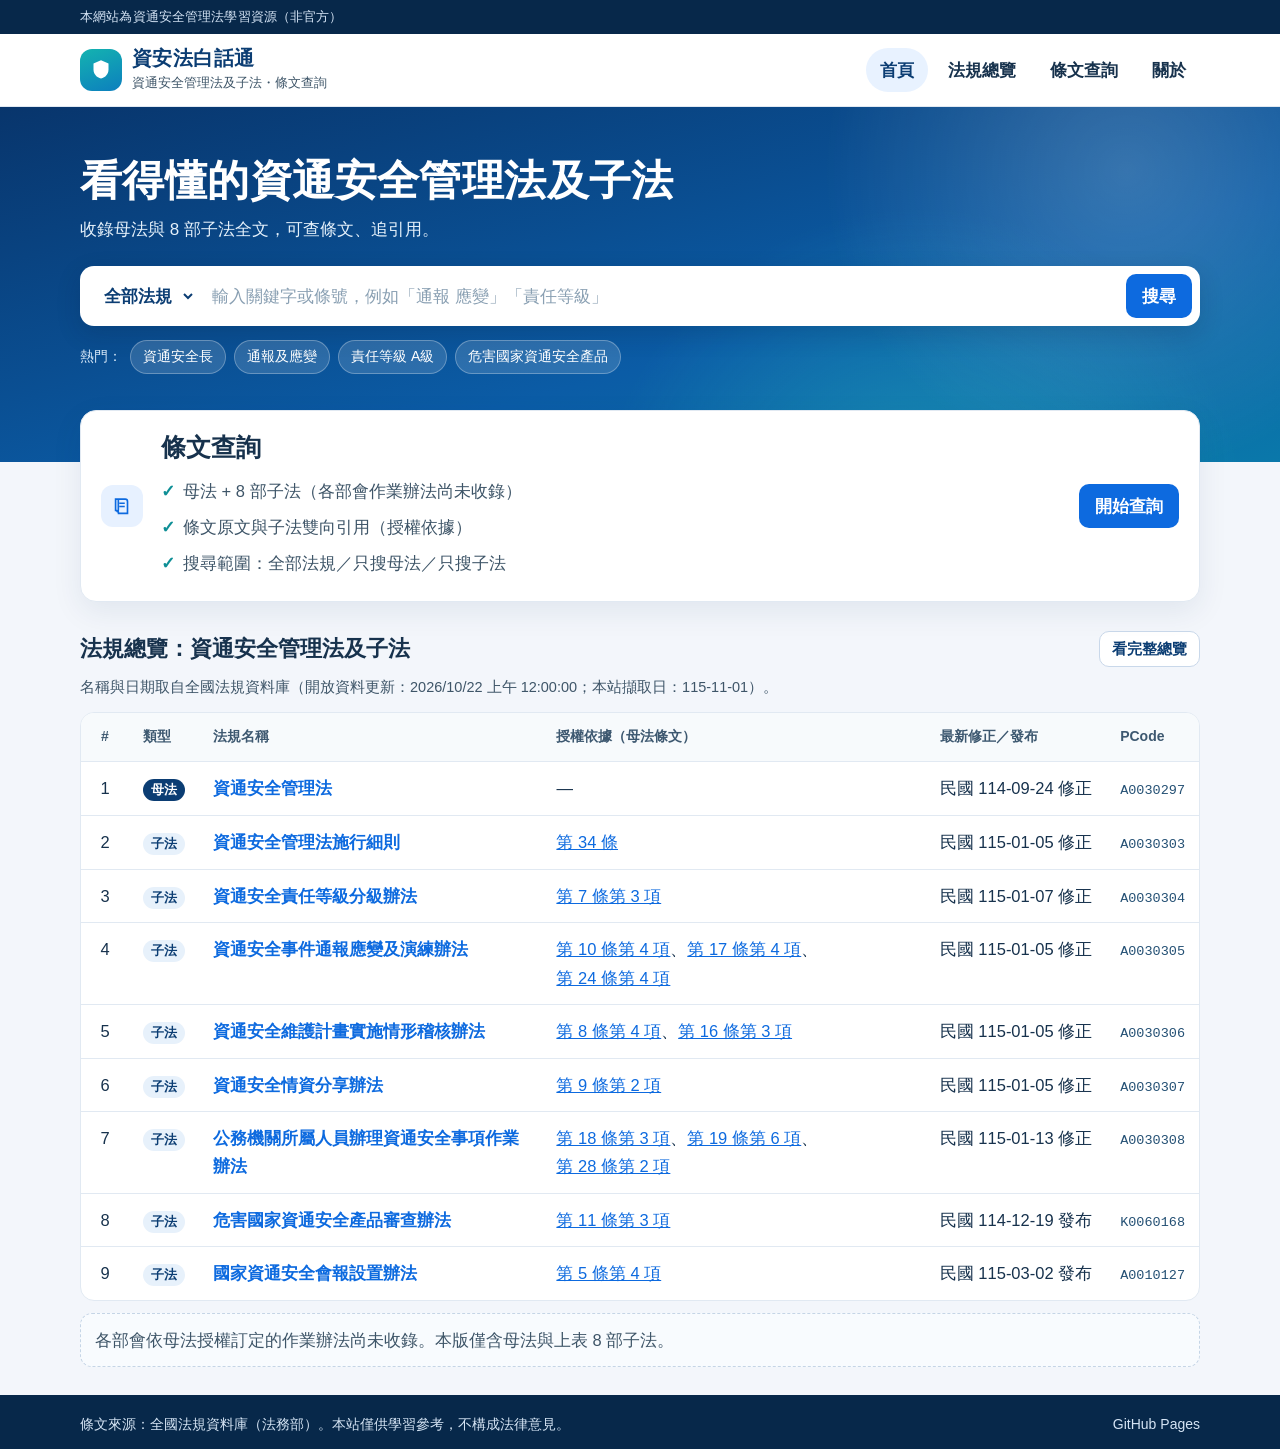
<file: site/index.html>
<!DOCTYPE html>
<html lang="zh-Hant">
<head>
  <meta charset="utf-8">
  <meta name="viewport" content="width=device-width, initial-scale=1">
  <meta name="description" content="資安法白話通：資通安全管理法及 8 部子法的非官方條文查詢。條文來自全國法規資料庫，僅供學習參考。">
  <title>資安法白話通</title>
  <link rel="icon" href="favicon.svg" type="image/svg+xml">
  <link rel="stylesheet" href="css/style.css">
</head>
<body>
  <div class="sticky-top">
    <div class="topbar"><div class="topbar-inner">本網站為資通安全管理法學習資源（非官方）</div></div>
    <header class="site-header">
      <div class="header-inner">
        <a class="brand" href="index.html">
          <span class="brand-mark" aria-hidden="true">
            <svg viewBox="0 0 24 24"><path fill="currentColor" d="M12 2.2 4.5 5.4v6.1c0 4.5 3.1 7.9 7.5 9.1 4.4-1.2 7.5-4.6 7.5-9.1V5.4L12 2.2z"/><path fill="#fff" d="M10.9 12.1 8.8 10l-1.1 1.1 3.2 3.2 5.4-5.4-1.1-1.1z"/></svg>
          </span>
          <span><span class="brand-name">資安法白話通</span><span class="brand-sub">資通安全管理法及子法・條文查詢</span></span>
        </a>
        <input class="nav-toggle" type="checkbox" id="nav-toggle">
        <label class="nav-burger" for="nav-toggle" aria-label="開啟選單"><span></span><span></span><span></span></label>
        <nav class="nav" aria-label="主要">
          <a class="nav-link is-active" href="index.html" aria-current="page">首頁</a>
          <a class="nav-link" href="overview.html">法規總覽</a>
          <a class="nav-link" href="law.html">條文查詢</a>
          <a class="nav-link" href="about.html">關於</a>
        </nav>
      </div>
    </header>
  </div>

  <section class="hero">
    <div class="hero-inner wrap">
      <h1>看得懂的資通安全管理法及子法</h1>
      <p class="lede">收錄母法與 8 部子法全文，可查條文、追引用。</p>
      <form class="search-bar" action="law.html" method="get" role="search">
        <label class="visually-hidden" for="scope">搜尋範圍</label>
        <select id="scope" name="scope" aria-label="搜尋範圍">
          <option value="all">全部法規</option>
          <option value="parent">只搜母法</option>
          <option value="sub">只搜子法</option>
        </select>
        <label class="visually-hidden" for="q">關鍵字或條號</label>
        <input id="q" name="q" type="search" placeholder="輸入關鍵字或條號，例如「通報 應變」「責任等級」" autocomplete="off">
        <button class="btn btn-primary" type="submit">搜尋</button>
      </form>
      <div class="hot">
        <span>熱門：</span>
        <a href="law.html?q=%E8%B3%87%E9%80%9A%E5%AE%89%E5%85%A8%E9%95%B7&amp;scope=all">資通安全長</a>
        <a href="law.html?q=%E9%80%9A%E5%A0%B1%E5%8F%8A%E6%87%89%E8%AE%8A&amp;scope=all">通報及應變</a>
        <a href="law.html?q=%E8%B2%AC%E4%BB%BB%E7%AD%89%E7%B4%9A%20A%E7%B4%9A&amp;scope=all">責任等級 A級</a>
        <a href="law.html?q=%E5%8D%B1%E5%AE%B3%E5%9C%8B%E5%AE%B6%E8%B3%87%E9%80%9A%E5%AE%89%E5%85%A8%E7%94%A2%E5%93%81&amp;scope=all">危害國家資通安全產品</a>
      </div>
    </div>
  </section>

  <div class="wrap overlap">
    <article class="card feature-card">
      <div class="icon-blob icon-blue" aria-hidden="true">
        <svg viewBox="0 0 24 24" fill="none" stroke="currentColor" stroke-width="1.8"><path d="M5 4.5h10.5A2.5 2.5 0 0 1 18 7v13H8.2A3.2 3.2 0 0 0 5 16.8V4.5z"/><path d="M8 4.5V16a2 2 0 0 1-2 2"/><path d="M9 9h6M9 12.5h6"/></svg>
      </div>
      <div>
        <h2>條文查詢</h2>
        <ul class="ticks">
          <li>母法 + 8 部子法（各部會作業辦法尚未收錄）</li>
          <li>條文原文與子法雙向引用（授權依據）</li>
          <li>搜尋範圍：全部法規／只搜母法／只搜子法</li>
        </ul>
      </div>
      <a class="btn btn-primary" href="law.html">開始查詢</a>
    </article>
  </div>

  <section class="wrap section">
    <div class="section-head">
      <h2>法規總覽：資通安全管理法及子法</h2>
      <a class="btn btn-ghost btn-sm" href="overview.html">看完整總覽</a>
    </div>
    <p class="section-note" id="consulted">讀取法規清單中…</p>
    <div class="table-wrap">
      <table>
        <thead>
          <tr>
            <th class="num">#</th>
            <th>類型</th>
            <th>法規名稱</th>
            <th>授權依據（母法條文）</th>
            <th>最新修正／發布</th>
            <th>PCode</th>
          </tr>
        </thead>
        <tbody id="law-rows"></tbody>
      </table>
    </div>
    <p class="callout">各部會依母法授權訂定的作業辦法尚未收錄。本版僅含母法與上表 8 部子法。</p>
  </section>

  <footer class="site-footer">
    <div class="footer-inner">
      <p>條文來源：全國法規資料庫（法務部）。本站僅供學習參考，不構成法律意見。</p>
      <p>GitHub Pages</p>
    </div>
  </footer>
  <noscript><p class="wrap">請啟用 JavaScript 以載入條文。本站沒有追蹤或分析程式。</p></noscript>
  <script type="module" src="js/home.js"></script>
</body>
</html>
</file>
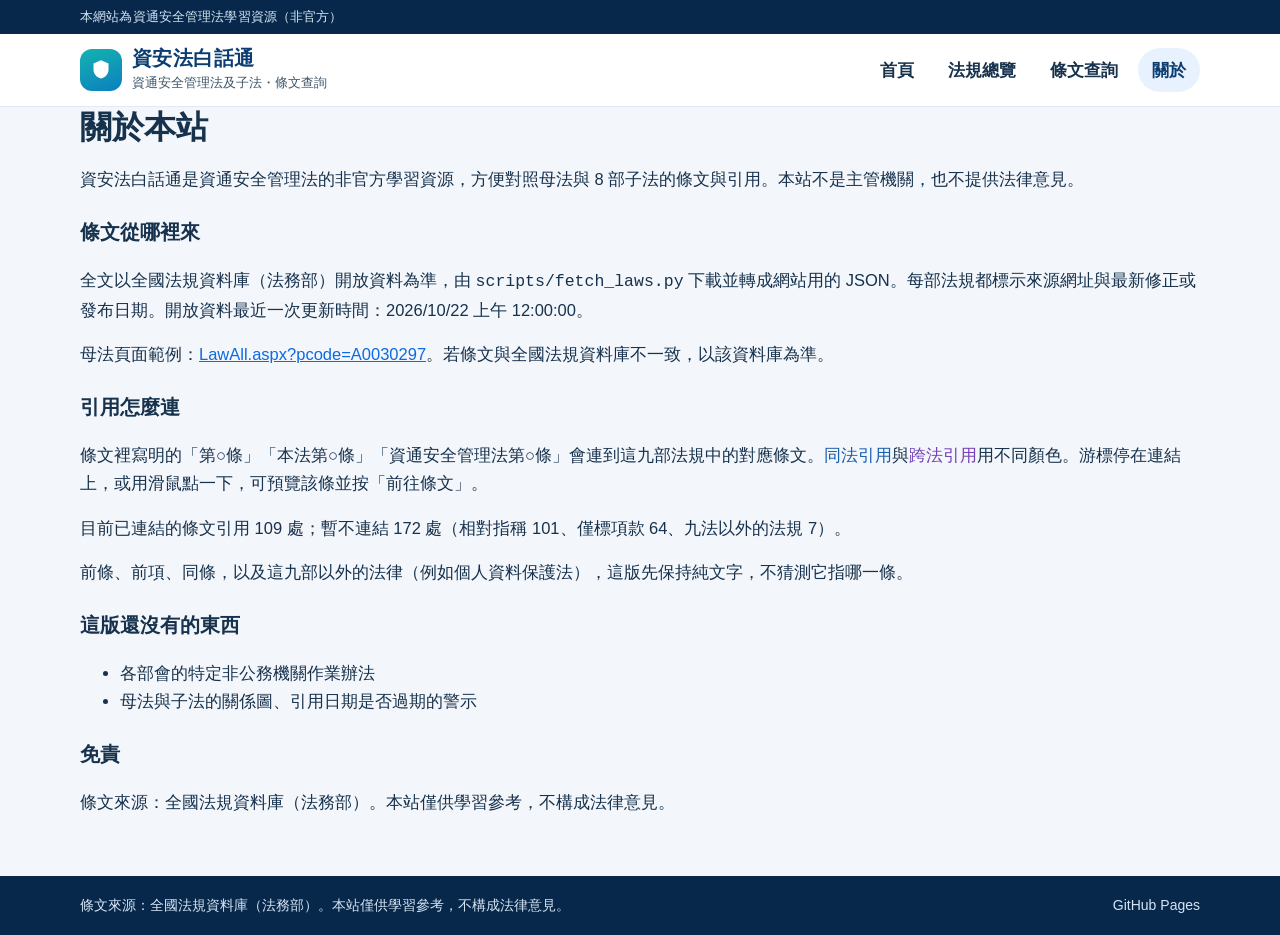
<file: site/about.html>
<!DOCTYPE html>
<html lang="zh-Hant">
<head>
  <meta charset="utf-8">
  <meta name="viewport" content="width=device-width, initial-scale=1">
  <meta name="description" content="關於資安法白話通：非官方學習資源，條文來自全國法規資料庫。">
  <title>關於｜資安法白話通</title>
  <link rel="icon" href="favicon.svg" type="image/svg+xml">
  <link rel="stylesheet" href="css/style.css">
</head>
<body>
  <div class="sticky-top">
    <div class="topbar"><div class="topbar-inner">本網站為資通安全管理法學習資源（非官方）</div></div>
    <header class="site-header">
      <div class="header-inner">
        <a class="brand" href="index.html">
          <span class="brand-mark" aria-hidden="true">
            <svg viewBox="0 0 24 24"><path fill="currentColor" d="M12 2.2 4.5 5.4v6.1c0 4.5 3.1 7.9 7.5 9.1 4.4-1.2 7.5-4.6 7.5-9.1V5.4L12 2.2z"/><path fill="#fff" d="M10.9 12.1 8.8 10l-1.1 1.1 3.2 3.2 5.4-5.4-1.1-1.1z"/></svg>
          </span>
          <span><span class="brand-name">資安法白話通</span><span class="brand-sub">資通安全管理法及子法・條文查詢</span></span>
        </a>
        <input class="nav-toggle" type="checkbox" id="nav-toggle">
        <label class="nav-burger" for="nav-toggle"><span></span><span></span><span></span></label>
        <nav class="nav" aria-label="主要">
          <a class="nav-link" href="index.html">首頁</a>
          <a class="nav-link" href="overview.html">法規總覽</a>
          <a class="nav-link" href="law.html">條文查詢</a>
          <a class="nav-link is-active" href="about.html" aria-current="page">關於</a>
        </nav>
      </div>
    </header>
  </div>
  <main class="wrap about">
    <h1 class="page-title">關於本站</h1>
    <p>資安法白話通是資通安全管理法的非官方學習資源，方便對照母法與 8 部子法的條文與引用。本站不是主管機關，也不提供法律意見。</p>
    <h2>條文從哪裡來</h2>
    <p>全文以全國法規資料庫（法務部）開放資料為準，由 <code>scripts/fetch_laws.py</code> 下載並轉成網站用的 JSON。每部法規都標示來源網址與最新修正或發布日期。開放資料最近一次更新時間：<span id="source-updated">—</span>。</p>
    <p>母法頁面範例：<a href="https://law.moj.gov.tw/LawClass/LawAll.aspx?pcode=A0030297">LawAll.aspx?pcode=A0030297</a>。若條文與全國法規資料庫不一致，以該資料庫為準。</p>
    <h2>引用怎麼連</h2>
    <p>條文裡寫明的「第○條」「本法第○條」「資通安全管理法第○條」會連到這九部法規中的對應條文。<span class="swatch-same">同法引用</span>與<span class="swatch-cross">跨法引用</span>用不同顏色。游標停在連結上，或用滑鼠點一下，可預覽該條並按「前往條文」。</p>
    <p id="cite-stats">讀取引用統計中…</p>
    <p>前條、前項、同條，以及這九部以外的法律（例如個人資料保護法），這版先保持純文字，不猜測它指哪一條。</p>
    <h2>這版還沒有的東西</h2>
    <ul>
      <li>各部會的特定非公務機關作業辦法</li>
      <li>母法與子法的關係圖、引用日期是否過期的警示</li>
    </ul>
    <h2>免責</h2>
    <p>條文來源：全國法規資料庫（法務部）。本站僅供學習參考，不構成法律意見。</p>
  </main>
  <footer class="site-footer">
    <div class="footer-inner">
      <p>條文來源：全國法規資料庫（法務部）。本站僅供學習參考，不構成法律意見。</p>
      <p>GitHub Pages</p>
    </div>
  </footer>
  <noscript><p class="wrap">請啟用 JavaScript 以載入引用統計。免責聲明見上方正文。</p></noscript>
  <script type="module" src="js/about.js"></script>
</body>
</html>
</file>
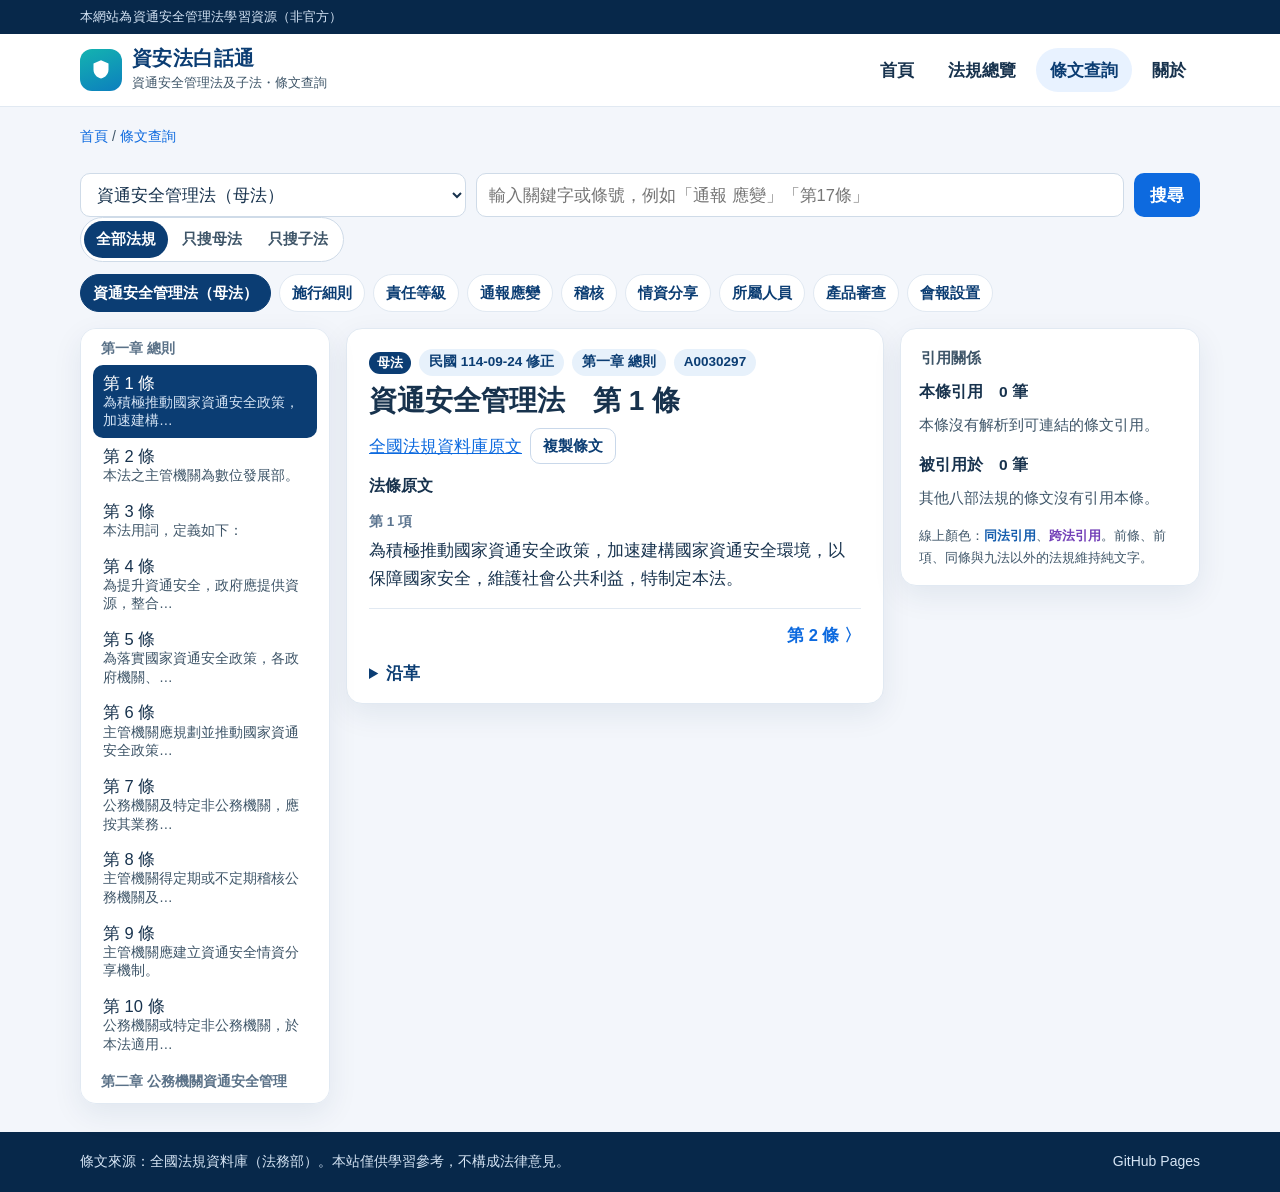
<file: site/law.html>
<!DOCTYPE html>
<html lang="zh-Hant">
<head>
  <meta charset="utf-8">
  <meta name="viewport" content="width=device-width, initial-scale=1">
  <meta name="description" content="查詢資通安全管理法及子法條文，並查看條文之間的引用關係。">
  <title>條文查詢｜資安法白話通</title>
  <link rel="icon" href="favicon.svg" type="image/svg+xml">
  <link rel="stylesheet" href="css/style.css">
</head>
<body>
  <div class="sticky-top">
    <div class="topbar"><div class="topbar-inner">本網站為資通安全管理法學習資源（非官方）</div></div>
    <header class="site-header">
      <div class="header-inner">
        <a class="brand" href="index.html">
          <span class="brand-mark" aria-hidden="true">
            <svg viewBox="0 0 24 24"><path fill="currentColor" d="M12 2.2 4.5 5.4v6.1c0 4.5 3.1 7.9 7.5 9.1 4.4-1.2 7.5-4.6 7.5-9.1V5.4L12 2.2z"/><path fill="#fff" d="M10.9 12.1 8.8 10l-1.1 1.1 3.2 3.2 5.4-5.4-1.1-1.1z"/></svg>
          </span>
          <span><span class="brand-name">資安法白話通</span><span class="brand-sub">資通安全管理法及子法・條文查詢</span></span>
        </a>
        <input class="nav-toggle" type="checkbox" id="nav-toggle">
        <label class="nav-burger" for="nav-toggle"><span></span><span></span><span></span></label>
        <nav class="nav" aria-label="主要">
          <a class="nav-link" href="index.html">首頁</a>
          <a class="nav-link" href="overview.html">法規總覽</a>
          <a class="nav-link is-active" href="law.html" aria-current="page">條文查詢</a>
          <a class="nav-link" href="about.html">關於</a>
        </nav>
      </div>
    </header>
  </div>
  <main id="app" class="wrap">
    <p class="loading">載入法規資料中…</p>
  </main>
  <div id="cite-popover" class="popover" hidden role="dialog" aria-label="引用預覽">
    <p class="popover-kicker"></p>
    <p class="popover-title"></p>
    <p class="popover-body"></p>
    <div class="popover-foot">
      <span class="popover-date"></span>
      <a class="btn btn-primary btn-sm popover-go" href="law.html">前往條文</a>
    </div>
  </div>
  <footer class="site-footer">
    <div class="footer-inner">
      <p>條文來源：全國法規資料庫（法務部）。本站僅供學習參考，不構成法律意見。</p>
      <p>GitHub Pages</p>
    </div>
  </footer>
  <noscript><p class="wrap">請啟用 JavaScript 以載入條文。本站沒有追蹤或分析程式。</p></noscript>
  <script type="module" src="js/law.js"></script>
</body>
</html>
</file>
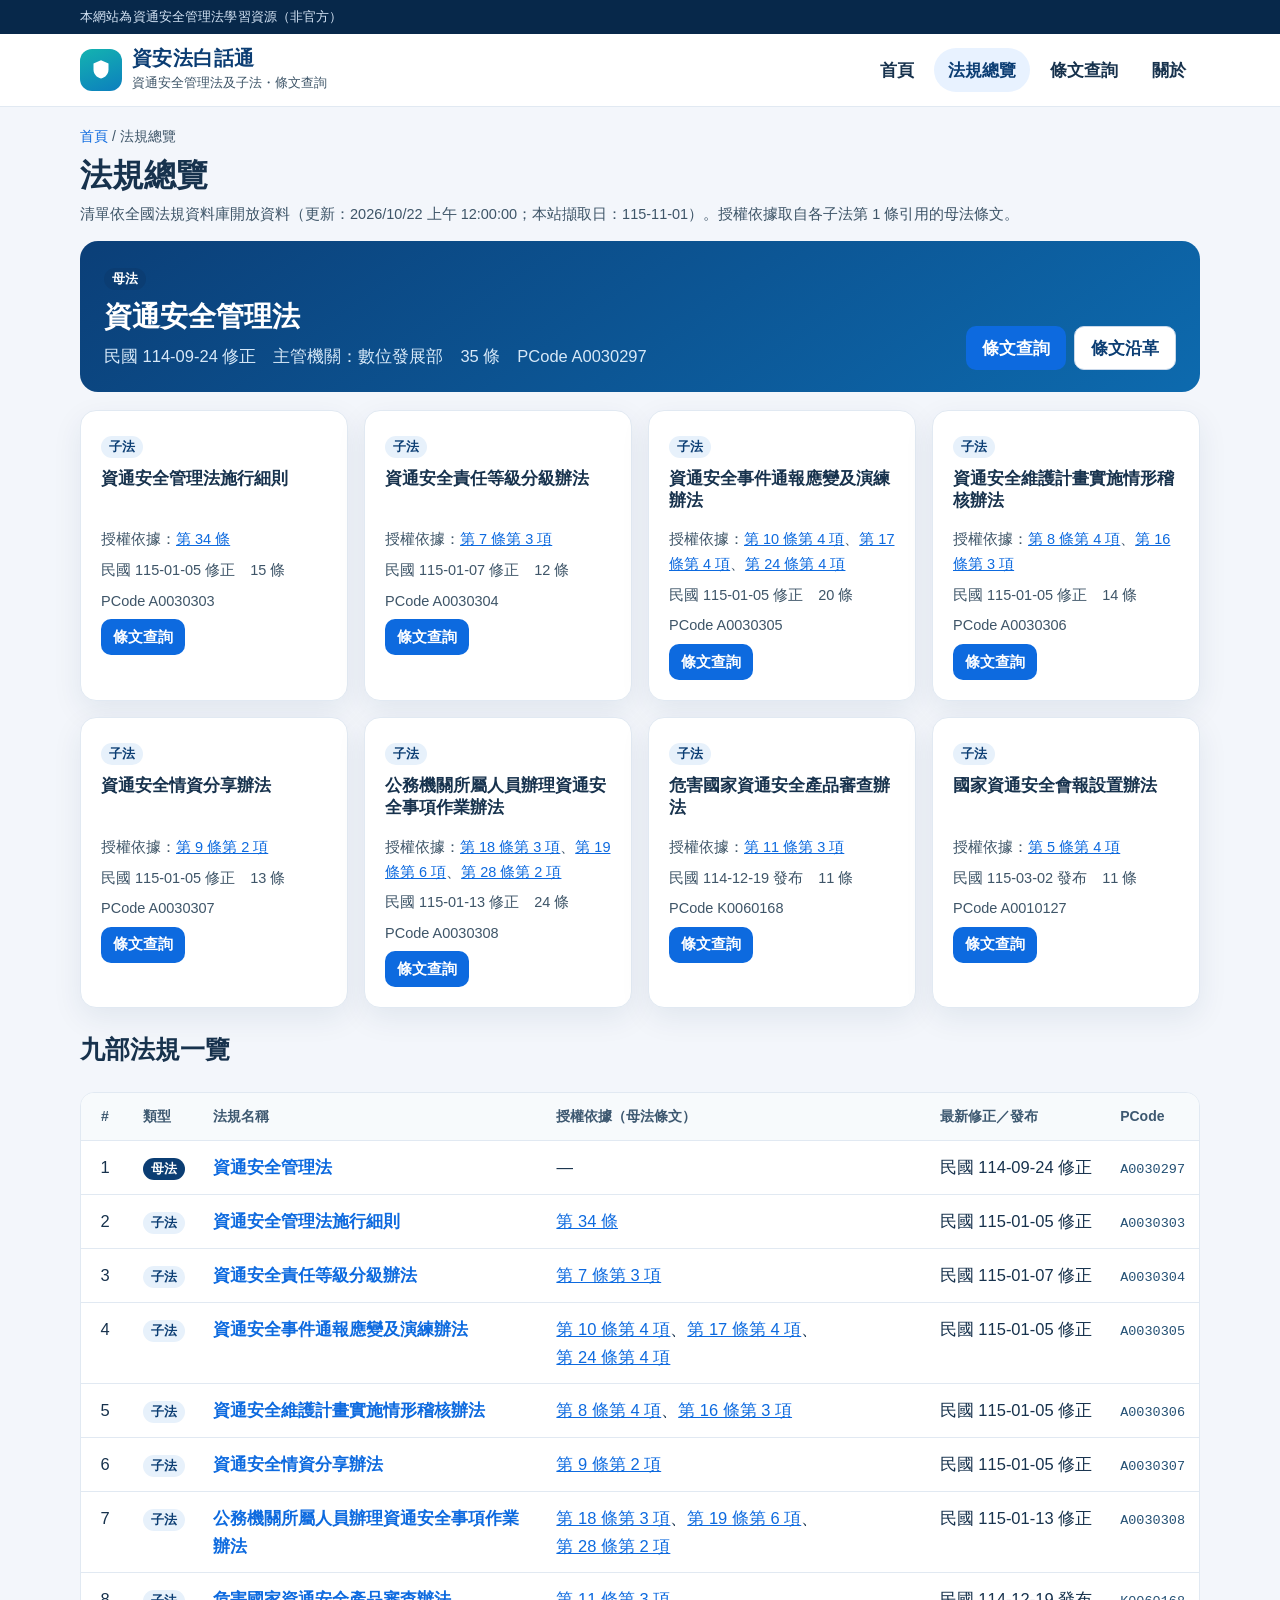
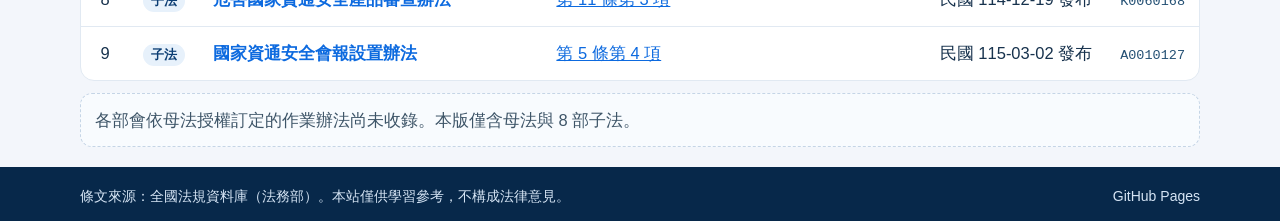
<file: site/overview.html>
<!DOCTYPE html>
<html lang="zh-Hant">
<head>
  <meta charset="utf-8">
  <meta name="viewport" content="width=device-width, initial-scale=1">
  <meta name="description" content="資通安全管理法母法與 8 部子法總覽：日期、PCode 與授權依據。">
  <title>法規總覽｜資安法白話通</title>
  <link rel="icon" href="favicon.svg" type="image/svg+xml">
  <link rel="stylesheet" href="css/style.css">
</head>
<body>
  <div class="sticky-top">
    <div class="topbar"><div class="topbar-inner">本網站為資通安全管理法學習資源（非官方）</div></div>
    <header class="site-header">
      <div class="header-inner">
        <a class="brand" href="index.html">
          <span class="brand-mark" aria-hidden="true">
            <svg viewBox="0 0 24 24"><path fill="currentColor" d="M12 2.2 4.5 5.4v6.1c0 4.5 3.1 7.9 7.5 9.1 4.4-1.2 7.5-4.6 7.5-9.1V5.4L12 2.2z"/><path fill="#fff" d="M10.9 12.1 8.8 10l-1.1 1.1 3.2 3.2 5.4-5.4-1.1-1.1z"/></svg>
          </span>
          <span><span class="brand-name">資安法白話通</span><span class="brand-sub">資通安全管理法及子法・條文查詢</span></span>
        </a>
        <input class="nav-toggle" type="checkbox" id="nav-toggle">
        <label class="nav-burger" for="nav-toggle"><span></span><span></span><span></span></label>
        <nav class="nav" aria-label="主要">
          <a class="nav-link" href="index.html">首頁</a>
          <a class="nav-link is-active" href="overview.html" aria-current="page">法規總覽</a>
          <a class="nav-link" href="law.html">條文查詢</a>
          <a class="nav-link" href="about.html">關於</a>
        </nav>
      </div>
    </header>
  </div>
  <main class="wrap">
    <p class="crumb"><a href="index.html">首頁</a> / 法規總覽</p>
    <h1 class="page-title">法規總覽</h1>
    <p class="section-note" id="consulted">讀取法規清單中…</p>
    <div id="overview-root"></div>
  </main>
  <footer class="site-footer">
    <div class="footer-inner">
      <p>條文來源：全國法規資料庫（法務部）。本站僅供學習參考，不構成法律意見。</p>
      <p>GitHub Pages</p>
    </div>
  </footer>
  <noscript><p class="wrap">請啟用 JavaScript 以載入條文。本站沒有追蹤或分析程式。</p></noscript>
  <script type="module" src="js/overview.js"></script>
</body>
</html>
</file>
<file: site/css/style.css>
:root {
  --ink: #17324d;
  --muted: #3e5568;
  --navy: #0b3d73;
  --navy-deep: #07284a;
  --blue: #0d6adf;
  --blue-dark: #0b57b8;
  --teal: #0e8f96;
  --green: #157a45;
  --bg: #f3f6fb;
  --card: #ffffff;
  --line: #e1e9f2;
  --same: #165eae;
  --cross: #7340b8;
  --soft: #e7f1fb;
  --mark: #ffe08a;
  --shadow: 0 10px 30px rgba(16, 48, 84, 0.08);
  --radius: 16px;
  --header-h: 108px;
  --max: 1120px;
  color-scheme: light;
}

* { box-sizing: border-box; }
html { scroll-behavior: smooth; }
body {
  margin: 0;
  color: var(--ink);
  background: var(--bg);
  font-family: "PingFang TC", "Noto Sans TC", "Microsoft JhengHei", "WenQuanYi Micro Hei", "Noto Sans CJK TC", sans-serif;
  font-size: 16.5px;
  line-height: 1.7;
}
img, svg { display: block; }
a { color: var(--blue); }
a:hover { color: var(--blue-dark); }
button, input, select { font: inherit; color: inherit; }
:focus-visible { outline: 3px solid #e2a308; outline-offset: 2px; }
[hidden] { display: none !important; }
.visually-hidden {
  position: absolute;
  width: 1px;
  height: 1px;
  padding: 0;
  margin: -1px;
  overflow: hidden;
  clip: rect(0, 0, 0, 0);
  white-space: nowrap;
  border: 0;
}

.topbar {
  background: var(--navy-deep);
  color: #d5e4f5;
  font-size: 13px;
  letter-spacing: 0.01em;
}
.topbar-inner, .header-inner, .wrap {
  width: min(var(--max), calc(100% - 32px));
  margin: 0 auto;
}
.topbar-inner { padding: 6px 0; }

.site-header {
  background: #fff;
  border-bottom: 1px solid var(--line);
}
.sticky-top { position: sticky; top: 0; z-index: 30; }
.header-inner {
  display: flex;
  align-items: center;
  gap: 20px;
  min-height: 72px;
}
.brand {
  display: flex;
  align-items: center;
  gap: 10px;
  text-decoration: none;
  color: var(--navy);
  margin-right: auto;
}
.brand-mark {
  width: 42px;
  height: 42px;
  border-radius: 12px;
  background: linear-gradient(160deg, #14b3b0, #0c7fbe);
  color: #fff;
  display: grid;
  place-items: center;
  flex: none;
}
.brand-mark svg { width: 24px; height: 24px; }
.brand-name { font-weight: 800; font-size: 20px; letter-spacing: 0.02em; line-height: 1.2; }
.brand-sub { display: block; color: var(--muted); font-size: 12.5px; font-weight: 500; }

.nav-toggle { position: absolute; opacity: 0; pointer-events: none; }
.nav-burger {
  display: none;
  width: 44px;
  height: 44px;
  border-radius: 10px;
  border: 1px solid var(--line);
  align-items: center;
  justify-content: center;
  flex-direction: column;
  gap: 5px;
  cursor: pointer;
}
.nav-burger span {
  display: block;
  width: 18px;
  height: 2px;
  background: var(--navy);
}
.nav {
  display: flex;
  align-items: center;
  gap: 6px;
}
.nav-link {
  display: inline-flex;
  align-items: center;
  gap: 6px;
  text-decoration: none;
  color: var(--ink);
  padding: 8px 14px;
  border-radius: 999px;
  font-weight: 600;
}
.nav-link.is-active { background: #e8f2ff; color: var(--navy); }

.hero {
  position: relative;
  color: #fff;
  background:
    radial-gradient(circle at 88% 18%, rgba(255, 255, 255, 0.18), transparent 26%),
    radial-gradient(circle at 72% 120%, rgba(56, 214, 206, 0.35), transparent 32%),
    linear-gradient(165deg, #08356c 0%, #0b5ca6 62%, #0a78aa 100%);
  overflow: hidden;
}
.hero-inner { padding: 48px 0 88px; }
.hero h1 {
  margin: 0 0 8px;
  font-size: clamp(30px, 4vw, 42px);
  line-height: 1.25;
  letter-spacing: 0.01em;
}
.lede { margin: 0 0 22px; color: #e5f1fb; font-size: 17px; }

.search-bar {
  display: flex;
  gap: 8px;
  align-items: center;
  background: #fff;
  color: var(--ink);
  border-radius: 14px;
  padding: 8px;
  box-shadow: 0 8px 24px rgba(5, 24, 48, 0.16);
}
.search-bar select, .search-bar input {
  border: 0;
  background: transparent;
  min-height: 44px;
}
.search-bar select { padding: 0 8px 0 12px; font-weight: 700; color: var(--navy); }
.search-bar input { flex: 1; min-width: 0; padding: 0 8px; }
.search-bar input::placeholder { color: #8aa0b3; }
.btn {
  display: inline-flex;
  align-items: center;
  justify-content: center;
  gap: 6px;
  border: 0;
  border-radius: 10px;
  min-height: 44px;
  padding: 0 16px;
  font-weight: 700;
  text-decoration: none;
  cursor: pointer;
  white-space: nowrap;
}
.btn-primary { background: var(--blue); color: #fff; }
.btn-primary:hover { background: var(--blue-dark); color: #fff; }
.btn-green { background: var(--green); color: #fff; }
.btn-ghost {
  background: #fff;
  color: var(--navy);
  border: 1px solid #c9d8ea;
}
.btn-sm { min-height: 36px; padding: 0 12px; font-size: 14.5px; }
.btn[disabled], .btn.is-disabled {
  background: #d5dee8;
  color: #66788a;
  cursor: not-allowed;
}
.hot {
  display: flex;
  flex-wrap: wrap;
  gap: 8px;
  align-items: center;
  margin-top: 14px;
  color: #d7e8f8;
  font-size: 14px;
}
.hot a {
  color: #fff;
  text-decoration: none;
  background: rgba(255, 255, 255, 0.14);
  border: 1px solid rgba(255, 255, 255, 0.28);
  border-radius: 999px;
  padding: 4px 12px;
}
.hot a:hover { background: rgba(255, 255, 255, 0.24); color: #fff; }

.overlap { margin-top: -52px; position: relative; z-index: 1; }
.card-grid {
  display: grid;
  gap: 16px;
  grid-template-columns: repeat(4, 1fr);
}
.card {
  background: var(--card);
  border: 1px solid var(--line);
  border-radius: var(--radius);
  box-shadow: var(--shadow);
  padding: 20px;
}
.card h2, .card h3 { margin: 8px 0; line-height: 1.35; }
.icon-blob {
  width: 42px;
  height: 42px;
  border-radius: 12px;
  display: grid;
  place-items: center;
}
.icon-blob svg { width: 22px; height: 22px; }
.icon-blue { background: #e7f1ff; color: var(--blue); }
.ticks { margin: 8px 0 16px; padding: 0; list-style: none; color: var(--muted); }
.ticks li { padding: 4px 0 4px 22px; position: relative; }
.ticks li::before { content: "✓"; position: absolute; left: 0; color: var(--teal); font-weight: 800; }
.feature-card {
  display: flex;
  gap: 18px;
  align-items: center;
}
.feature-card h2 { margin-top: 0; }
.feature-card .ticks { margin-bottom: 0; }
.feature-card .btn { margin-left: auto; flex: none; }

.section { margin: 28px auto; }
.section-head {
  display: flex;
  justify-content: space-between;
  gap: 12px;
  align-items: flex-end;
  margin-bottom: 8px;
}
.section-head h2 { margin: 0; font-size: 22px; }
.section-note { color: var(--muted); margin: 0 0 12px; font-size: 14.5px; }

.table-wrap { overflow-x: auto; border: 1px solid var(--line); border-radius: 14px; background: #fff; }
table { width: 100%; border-collapse: collapse; }
th, td { text-align: left; padding: 12px 14px; border-bottom: 1px solid var(--line); vertical-align: top; }
th { background: #f7fafc; color: #3d5870; font-size: 14px; font-weight: 700; white-space: nowrap; }
td.num, th.num { text-align: center; width: 48px; }
tr:last-child td { border-bottom: 0; }
tbody tr:hover td { background: #f8fbfe; }
.name-link { font-weight: 700; text-decoration: none; }
code.pcode { font-family: ui-monospace, SFMono-Regular, Menlo, Consolas, monospace; font-size: 13.5px; color: #245074; }

.badge {
  display: inline-block;
  border-radius: 999px;
  padding: 1px 8px;
  font-size: 12.5px;
  font-weight: 700;
  line-height: 1.6;
  white-space: nowrap;
}
.nowrap { white-space: nowrap; }
.badge-parent { background: var(--navy); color: #fff; }
.badge-sub { background: var(--soft); color: var(--navy); }
.badge-auth { background: #f3eaff; color: #6938a8; }

.callout {
  margin-top: 12px;
  background: #f8fbfe;
  border: 1px dashed #c5d5e6;
  border-radius: 12px;
  padding: 12px 14px;
  color: var(--muted);
}

.crumb { color: var(--muted); font-size: 14px; margin: 18px 0 6px; }
.crumb a { text-decoration: none; }
.page-title { margin: 0 0 6px; font-size: 32px; line-height: 1.3; }

.parent-banner {
  background: linear-gradient(145deg, #0b3f78, #0d6aae);
  color: #fff;
  border-radius: 18px;
  padding: 22px 24px;
  display: flex;
  gap: 18px;
  justify-content: space-between;
  align-items: flex-end;
  margin: 14px 0 18px;
}
.parent-banner h2 { margin: 8px 0 0; font-size: 28px; line-height: 1.3; }
.parent-banner a { color: #fff; }
.parent-banner .btn-primary { color: #fff; }
.parent-banner .btn-ghost { color: var(--navy); background: #fff; }
.parent-banner .meta { color: #d6e8f8; margin: 6px 0 0; }
.parent-banner .actions { display: flex; gap: 8px; flex-wrap: wrap; }
.subcard h3 { font-size: 16.5px; min-height: 3.2em; }
.subcard p { margin: 6px 0; color: var(--muted); font-size: 14.5px; }
.subcard .actions { margin-top: auto; }

.law-tools { padding-top: 18px; }
.tool-row {
  display: flex;
  flex-wrap: wrap;
  gap: 10px;
  align-items: center;
}
.tool-row select, .tool-row input[type="search"] {
  min-height: 44px;
  border: 1px solid #cfdbe8;
  border-radius: 10px;
  background: #fff;
  padding: 0 12px;
}
.tool-row select { max-width: 100%; }
.tool-row input[type="search"] { flex: 1; min-width: 180px; }
.scope {
  display: inline-flex;
  background: #fff;
  border: 1px solid #cfdbe8;
  border-radius: 999px;
  padding: 3px;
  gap: 2px;
}
.scope a {
  text-decoration: none;
  color: var(--muted);
  padding: 6px 12px;
  border-radius: 999px;
  font-weight: 700;
  font-size: 14.5px;
}
.scope a.is-active { background: var(--navy); color: #fff; }

.law-tabs {
  display: flex;
  gap: 8px;
  overflow-x: auto;
  padding: 12px 0 4px;
  scrollbar-width: thin;
}
.law-tabs a {
  flex: none;
  text-decoration: none;
  color: var(--navy);
  background: #fff;
  border: 1px solid var(--line);
  border-radius: 999px;
  padding: 6px 12px;
  font-size: 14.5px;
  font-weight: 700;
}
.law-tabs a.is-active { background: var(--navy); color: #fff; border-color: var(--navy); }

.law-layout {
  display: grid;
  grid-template-columns: 250px minmax(0, 1fr) 300px;
  gap: 16px;
  align-items: start;
  margin: 12px 0 28px;
}
@media (min-width: 1021px) {
  .chapters, .refs {
    position: sticky;
    top: 108px;
    max-height: calc(100vh - 124px);
    overflow: auto;
  }
}
.panel {
  background: #fff;
  border: 1px solid var(--line);
  border-radius: 16px;
  box-shadow: var(--shadow);
}
.chapters, .refs { padding: 12px; }
.chapters h2, .refs h2 {
  margin: 4px 8px 8px;
  font-size: 15px;
  color: var(--muted);
  font-weight: 700;
}
.chapter-block { margin-bottom: 10px; }
.chapter-block h3 {
  margin: 8px 8px 4px;
  font-size: 13.5px;
  color: #5b7288;
}
.chapter-block a {
  display: block;
  text-decoration: none;
  color: var(--ink);
  border-radius: 10px;
  padding: 7px 10px;
  line-height: 1.35;
}
.chapter-block a small { display: block; color: var(--muted); font-weight: 500; }
.chapter-block a.is-active { background: var(--navy); color: #fff; }
.chapter-block a.is-active small { color: #d5e4f5; }

.article { padding: 20px 22px 16px; }
.article-kicker { display: flex; flex-wrap: wrap; gap: 8px; align-items: center; margin-bottom: 6px; }
.chip {
  display: inline-flex;
  align-items: center;
  background: var(--soft);
  color: var(--navy);
  border-radius: 999px;
  padding: 2px 10px;
  font-size: 13.5px;
  font-weight: 700;
}
.article h1 { margin: 0 0 8px; font-size: 28px; line-height: 1.35; }
.article-tools { display: flex; gap: 8px; flex-wrap: wrap; align-items: center; }
.origin-block { margin-top: 8px; }
.origin-head {
  display: flex;
  justify-content: space-between;
  gap: 8px;
  align-items: center;
}
.origin-head h2 { margin: 0; font-size: 16px; }
.para { margin: 12px 0; }
.para-label { margin: 0 0 2px; color: #5c7590; font-size: 13.5px; font-weight: 700; }
.para-text { margin: 0; }
.kuan-list, .mu-list { list-style: none; margin: 6px 0 0; padding: 0; }
.kuan-list > li { margin: 4px 0; }
.mu-list { margin-left: 1.2em; }
.mu-list li { margin: 2px 0; }
.para.is-target { background: #fff8e8; border-radius: 8px; }

.cite { text-underline-offset: 3px; cursor: pointer; white-space: nowrap; }
.cite-same { color: var(--same); text-decoration: underline dashed; }
.cite-cross { color: var(--cross); text-decoration: underline dashed; }
mark { background: var(--mark); color: inherit; border-radius: 2px; padding: 0 1px; }

.pager {
  display: flex;
  justify-content: space-between;
  gap: 12px;
  margin-top: 16px;
  padding-top: 12px;
  border-top: 1px solid var(--line);
}
.pager a { text-decoration: none; font-weight: 700; }
.toc-open { display: none; }

.ref-block { margin: 0 6px 14px; }
.ref-block h3 { margin: 0 0 8px; font-size: 15.5px; }
.ref-empty { color: var(--muted); margin: 0; font-size: 14.5px; }
.ref-card {
  display: block;
  text-decoration: none;
  color: inherit;
  border: 1px solid var(--line);
  border-radius: 12px;
  padding: 8px 10px;
  margin-bottom: 8px;
}
.ref-card:hover { border-color: #b7cbe2; background: #f8fbfe; }
.ref-card strong { display: block; color: var(--navy); }
.ref-card span { display: block; color: var(--muted); font-size: 13.5px; }
.legend { margin: 8px 6px 4px; color: var(--muted); font-size: 13px; }
.legend i { font-style: normal; font-weight: 800; }
.swatch-same { color: var(--same); }
.swatch-cross { color: var(--cross); }

.results { list-style: none; margin: 0; padding: 0; }
.results a {
  display: block;
  text-decoration: none;
  color: inherit;
  padding: 12px 2px;
  border-bottom: 1px solid var(--line);
}
.results a:hover strong { text-decoration: underline; }
.results strong { color: var(--navy); }
.hit-meta { color: var(--muted); font-size: 13.5px; }
.search-banner {
  background: #fff8e8;
  border: 1px solid #f0e0b0;
  border-radius: 10px;
  padding: 8px 12px;
  margin-bottom: 10px;
}

.history { margin-top: 10px; }
.history summary { cursor: pointer; font-weight: 700; color: var(--navy); }
.history pre {
  white-space: pre-wrap;
  font-family: inherit;
  font-size: 14.5px;
  line-height: 1.65;
  color: var(--muted);
  background: #f7fafc;
  border-radius: 10px;
  padding: 10px 12px;
}
.attach-list { margin: 8px 0 0; padding-left: 1.1em; }
.attach-list a { overflow-wrap: anywhere; }

.popover {
  position: fixed;
  z-index: 50;
  width: min(360px, calc(100vw - 16px));
  background: #fff;
  border: 1px solid #d5e1ee;
  border-radius: 14px;
  box-shadow: 0 16px 40px rgba(16, 42, 77, 0.18);
  padding: 12px 14px;
}
.popover-kicker { margin: 0; color: var(--muted); font-size: 12.5px; }
.popover-title { margin: 2px 0 6px; font-weight: 800; color: var(--navy); }
.popover-body {
  margin: 0;
  max-height: 160px;
  overflow: auto;
  color: var(--ink);
  font-size: 14.5px;
  white-space: pre-wrap;
}
.popover-foot {
  display: flex;
  justify-content: space-between;
  align-items: center;
  gap: 8px;
  margin-top: 10px;
}
.popover-date { color: var(--muted); font-size: 12.5px; }

.site-footer {
  background: var(--navy-deep);
  color: #d5e4f4;
  margin-top: 20px;
}
.footer-inner {
  width: min(var(--max), calc(100% - 32px));
  margin: 0 auto;
  padding: 18px 0;
  display: flex;
  justify-content: space-between;
  gap: 12px;
  align-items: flex-start;
  font-size: 14px;
}
.site-footer p { margin: 0; }
.about { padding-bottom: 24px; }
.about h1 { margin-bottom: 8px; }
.about h2 { font-size: 20px; margin-top: 22px; }
.loading, .error { padding: 24px 0; color: var(--muted); }

@media (max-width: 1020px) {
  .law-layout { grid-template-columns: minmax(0, 1fr); }
  .card-grid { grid-template-columns: 1fr; }
  .law-layout > * { min-width: 0; }
  .law-layout .article { order: 1; }
  .law-layout .chapters { order: 2; max-height: 320px; overflow: auto; }
  .law-layout .refs { order: 3; }
  .parent-banner { flex-direction: column; align-items: flex-start; }
  .subcard h3 { min-height: 0; }
}
@media (min-width: 721px) and (max-width: 1020px) {
  .card-grid { grid-template-columns: 1fr 1fr; }
}
@media (max-width: 760px) {
  .nav-burger { display: flex; }
  .nav {
    display: none;
    position: absolute;
    top: 100%;
    left: 0;
    right: 0;
    background: #fff;
    border-bottom: 1px solid var(--line);
    flex-direction: column;
    align-items: stretch;
    padding: 8px 16px 14px;
  }
  .nav-toggle:checked ~ .nav { display: flex; }
  .header-inner { position: relative; }
  .site-header { position: relative; }
  .hero-inner { padding-top: 32px; }
  .search-bar { flex-wrap: wrap; }
  .search-bar select, .search-bar input, .search-bar .btn { width: 100%; }
  .feature-card { flex-direction: column; align-items: flex-start; }
  .feature-card .btn { margin-left: 0; }
  .footer-inner { flex-direction: column; }
  .article {
    padding: 18px 16px 12px;
    overflow-wrap: anywhere;
  }
  .article h1 {
    font-size: 24px;
    overflow-wrap: anywhere;
  }
  .article .origin-block {
    font-size: 18px;
    line-height: 1.8;
  }
  .article .para { margin: 1.15em 0; }
  .article .para-label { line-height: 1.45; }
  .article .kuan-list > li { margin: 0.45em 0; }
  .article .cite { white-space: normal; }
  .article .history pre,
  .article .attach-list a { overflow-wrap: anywhere; }
  .tool-row select {
    flex: 1 1 100%;
    width: 100%;
    min-width: 0;
  }
  .tool-row input[type="search"] {
    min-width: 0;
    flex: 1 1 12em;
  }
  .law-tabs { min-width: 0; max-width: 100%; }
  .toc-open { display: inline-flex; }
  .pager { flex-wrap: wrap; align-items: center; }
  .law-layout .chapters {
    display: none;
    max-height: none;
    overflow: visible;
  }
  .law-layout .chapters.is-open {
    display: block;
    max-height: 70vh;
    overflow: auto;
    scroll-margin-top: 120px;
  }
}
@media (prefers-reduced-motion: reduce) {
  html { scroll-behavior: auto; }
}
</file>
